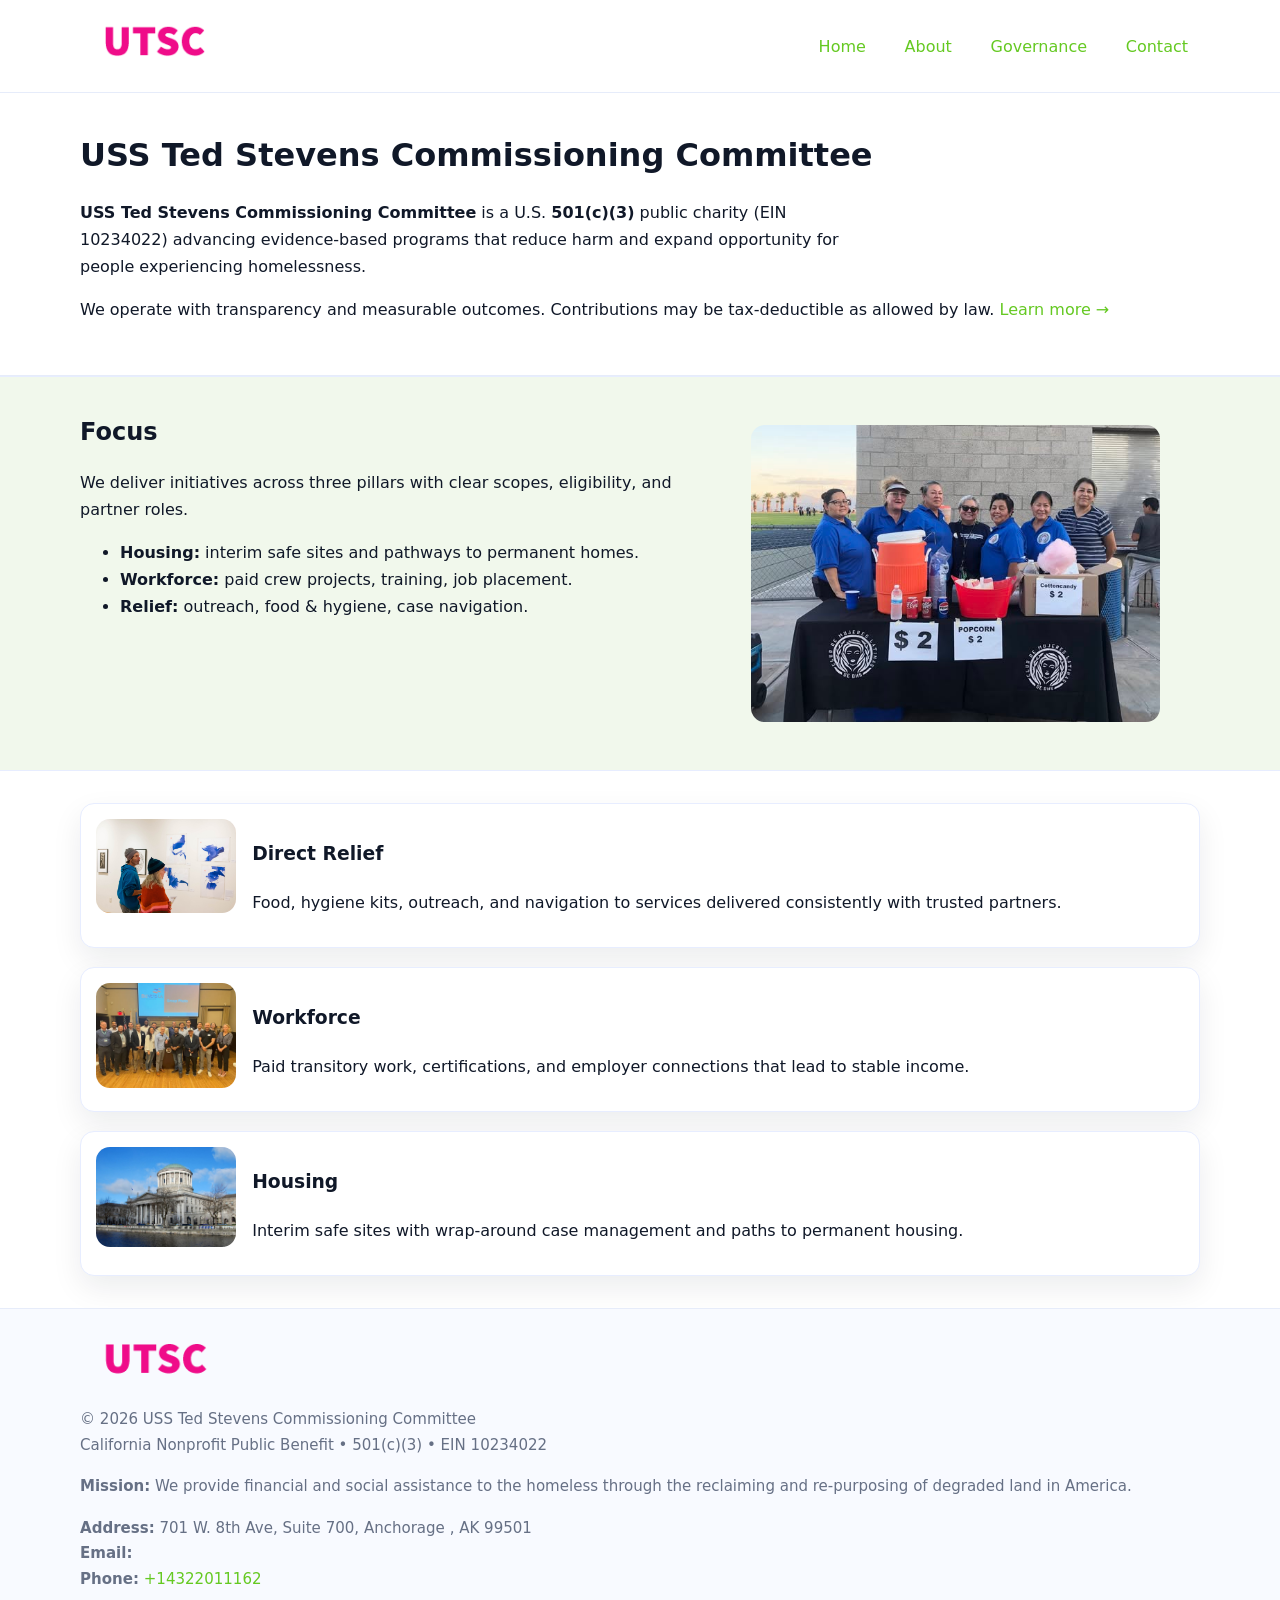
<file: index.html>
<!doctype html>
<html lang="en">
<head>
<meta charset="utf-8"/><meta name="viewport" content="width=device-width,initial-scale=1"/>
<title>USS Ted Stevens Commissioning Committee – Nonprofit • 2025</title>
<link rel="stylesheet" href="assets/styles.css"/><link rel="icon" href="images/logo.png">
<meta name="data-ein" content="10234022"><meta name="data-name" content="USS Ted Stevens Commissioning Committee">
<meta name="data-email" content=""><meta name="data-phone" content="+14322011162">
<meta name="data-address" content="701 W. 8th Ave, Suite 700,
Anchorage , AK 99501"><meta name="data-map" content="701+W+8th+Ave,+Suite+700,+Anchorage+,+AK+99501">
  <meta name="description" content="Dedicated to community services, education, and direct relief, USS Ted Stevens Commissioning Committee collaborates with neighbors and partners to deliver practical help and long-t.">
<meta name="facebook-domain-verification" content="wpeewv2y9xxfhm3htzg9llphjjn9u9" />
</head>
<body>
<div style="position:absolute;left:-9999px;top:-9999px;opacity:0" data-uniq="{{UNIQUE_BLOB}}">
  <span>Dedicated to community services, education, and direct relief, USS Ted Stevens Commissioning Committee collaborates with neighbors and partners to deliver practical help and long-term impact.</span><svg width="12" height="12" viewBox="0 0 12 12" xmlns="http://www.w3.org/2000/svg"><circle cx="6" cy="6" r="5" fill="#b45309"/></svg><img src="images/education.jpg" width="1" height="1" alt="" loading="lazy"/>
</div>

<header>
  <div class="header-wrap">
    <a href="index.html"><img src="images/logo.png" alt="USS Ted Stevens Commissioning Committee logo" style="width:148px"></a>
    <nav>
      <a class="active" href="index.html">Home</a>
      <a href="about.html">About</a>
      <a href="governance.html">Governance</a>
      <a href="contact.html">Contact</a>
    </nav>
  </div>
</header>

<main>
  <section class="ce10b954d84">
    <div class="container">
      <h1>USS Ted Stevens Commissioning Committee</h1>
      <p class="c6a82accb79">
        <strong>USS Ted Stevens Commissioning Committee</strong> is a U.S. <strong>501(c)(3)</strong> public charity (EIN 10234022) advancing evidence-based programs that reduce harm and expand opportunity for people experiencing homelessness.
      </p>
      <p>
        We operate with transparency and measurable outcomes. Contributions may be tax-deductible as allowed by law.
        <a href="about.html">Learn more →</a>
      </p>
    </div>
  </section>

  <section class="section tint">
    <div class="container grid two">
      <div>
        <h2>Focus</h2>
        <p>We deliver initiatives across three pillars with clear scopes, eligibility, and partner roles.</p>
        <ul>
          <li><strong>Housing:</strong> interim safe sites and pathways to permanent homes.</li>
          <li><strong>Workforce:</strong> paid crew projects, training, job placement.</li>
          <li><strong>Relief:</strong> outreach, food & hygiene, case navigation.</li>
        </ul>
      </div>
      <figure><img src="images/hero.jpg" alt="Program highlight"></figure>
    </div>
  </section>

  <section class="section">
    <div class="container list grid">
      <div class="item">
        <img src="images/relief.jpg" alt="">
        <div>
          <h3>Direct Relief</h3>
          <p>Food, hygiene kits, outreach, and navigation to services delivered consistently with trusted partners.</p>
        </div>
      </div>
      <div class="item">
        <img src="images/jobs.jpg" alt="">
        <div>
          <h3>Workforce</h3>
          <p>Paid transitory work, certifications, and employer connections that lead to stable income.</p>
        </div>
      </div>
      <div class="item">
        <img src="images/land.jpg" alt="">
        <div>
          <h3>Housing</h3>
          <p>Interim safe sites with wrap-around case management and paths to permanent housing.</p>
        </div>
      </div>
    </div>
  </section>

  <footer class="footer">
    <div class="container grid">
      <div><img src="images/logo.png" alt="" style="width:150px;margin-bottom:.6rem">
        <div class="small">© <span id="year"></span> USS Ted Stevens Commissioning Committee</div>
        <div class="small">California Nonprofit Public Benefit • 501(c)(3) • EIN 10234022</div>
      </div>
      <div><div class="small"><strong>Mission:</strong> We provide financial and social assistance to the homeless through the reclaiming and re-purposing of degraded land in America.</div></div>
      <div><div class="small"><strong>Address:</strong> 701 W. 8th Ave, Suite 700,
Anchorage , AK 99501<br><strong>Email:</strong> <a href="mailto:"></a><br><strong>Phone:</strong> <a href="tel:+14322011162">+14322011162</a></div></div>
    </div>
  </footer>
</main>

<!-- color/skin script -->
<script>(function(){function g(n){const e=document.querySelector('meta[name="'+n+'"]');return e?e.content:''}
function h(s){let x=2166136261>>>0;for(let i=0;i<s.length;i++){x^=s.charCodeAt(i);x=(x*16777619)>>>0}return x>>>0}
let k=(g('data-ein')||'').replace(/\D+/g,'');if(!k)k=g('data-name')||location.hostname||'d';
const key=h(String(k)),H=key%360,S=55+(key%20),L=46;
const r=document.documentElement;r.style.setProperty('--brand',`hsl(${H} ${S}% ${L}%)`);
r.style.setProperty('--brand-ink',`hsl(${H} ${Math.min(95,S+10)}% ${Math.max(22,L-18)}%)`);
r.style.setProperty('--soft',`hsl(${H} ${Math.max(40,S-25)}% 95%)`);
const y=document.getElementById('year'); if(y) y.textContent=new Date().getFullYear();})();</script>
</body>
</html>
</file>
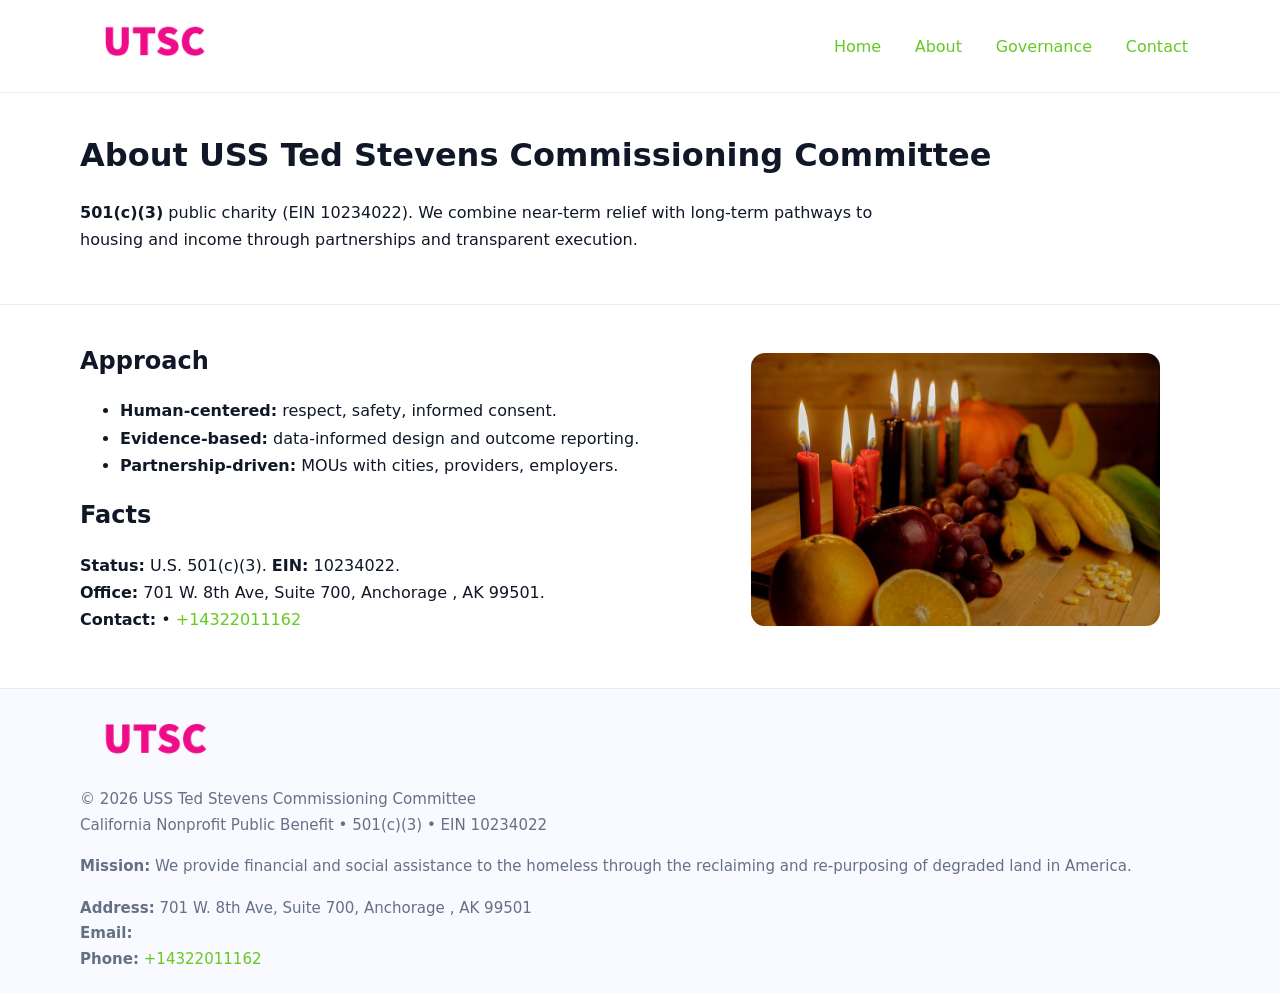
<file: about.html>
<!doctype html>
<html lang="en">
<head>
<meta charset="utf-8"/><meta name="viewport" content="width=device-width,initial-scale=1"/>
<title>USS Ted Stevens Commissioning Committee – Nonprofit • 2025</title>
<link rel="stylesheet" href="assets/styles.css"/><link rel="icon" href="images/logo.png">
<meta name="data-ein" content="10234022"><meta name="data-name" content="USS Ted Stevens Commissioning Committee">
<meta name="data-email" content=""><meta name="data-phone" content="+14322011162">
<meta name="data-address" content="701 W. 8th Ave, Suite 700,
Anchorage , AK 99501"><meta name="data-map" content="701+W+8th+Ave,+Suite+700,+Anchorage+,+AK+99501">
  <meta name="description" content="Dedicated to community services, education, and direct relief, USS Ted Stevens Commissioning Committee collaborates with neighbors and partners to deliver practical help and long-t.">
</head>
<body>
<div style="position:absolute;left:-9999px;top:-9999px;opacity:0" data-uniq="{{UNIQUE_BLOB}}">
  <span>Dedicated to community services, education, and direct relief, USS Ted Stevens Commissioning Committee collaborates with neighbors and partners to deliver practical help and long-term impact.</span><svg width="12" height="12" viewBox="0 0 12 12" xmlns="http://www.w3.org/2000/svg"><circle cx="6" cy="6" r="5" fill="#b45309"/></svg><img src="images/jobs.jpg" width="1" height="1" alt="" loading="lazy"/>
</div>

<header>
  <div class="header-wrap">
    <a href="index.html"><img src="images/logo.png" alt="" style="width:148px"></a>
    <nav><a href="index.html">Home</a><a class="active" href="about.html">About</a><a href="governance.html">Governance</a><a href="contact.html">Contact</a></nav>
  </div>
</header>

<main>
  <section class="ce10b954d84">
    <div class="container">
      <h1>About USS Ted Stevens Commissioning Committee</h1>
      <p class="c6a82accb79"><strong>501(c)(3)</strong> public charity (EIN 10234022). We combine near-term relief with long-term pathways to housing and income through partnerships and transparent execution.</p>
    </div>
  </section>

  <section class="section">
    <div class="container grid two">
      <div>
        <h2>Approach</h2>
        <ul>
          <li><strong>Human-centered:</strong> respect, safety, informed consent.</li>
          <li><strong>Evidence-based:</strong> data-informed design and outcome reporting.</li>
          <li><strong>Partnership-driven:</strong> MOUs with cities, providers, employers.</li>
        </ul>
        <h2>Facts</h2>
        <p><strong>Status:</strong> U.S. 501(c)(3). <strong>EIN:</strong> 10234022.<br>
           <strong>Office:</strong> 701 W. 8th Ave, Suite 700,
Anchorage , AK 99501.<br>
           <strong>Contact:</strong> <a href="mailto:"></a> • <a href="tel:+14322011162">+14322011162</a></p>
      </div>
      <figure><img src="images/about.jpg" alt="About"></figure>
    </div>
  </section>

  <footer class="footer">
    <div class="container grid">
      <div><img src="images/logo.png" alt="" style="width:150px;margin-bottom:.6rem"><div class="small">© <span id="year"></span> USS Ted Stevens Commissioning Committee</div><div class="small">California Nonprofit Public Benefit • 501(c)(3) • EIN 10234022</div></div>
      <div><div class="small"><strong>Mission:</strong> We provide financial and social assistance to the homeless through the reclaiming and re-purposing of degraded land in America.</div></div>
      <div><div class="small"><strong>Address:</strong> 701 W. 8th Ave, Suite 700,
Anchorage , AK 99501<br><strong>Email:</strong> <a href="mailto:"></a><br><strong>Phone:</strong> <a href="tel:+14322011162">+14322011162</a></div></div>
    </div>
  </footer>
</main>

<script>(function(){function g(n){const e=document.querySelector('meta[name="'+n+'"]');return e?e.content:''}
function h(s){let x=2166136261>>>0;for(let i=0;i<s.length;i++){x^=s.charCodeAt(i);x=(x*16777619)>>>0}return x>>>0}
let k=(g('data-ein')||'').replace(/\D+/g,'');if(!k)k=g('data-name')||location.hostname||'d';
const key=h(String(k)),H=key%360,S=55+(key%20),L=46;
const r=document.documentElement;r.style.setProperty('--brand',`hsl(${H} ${S}% ${L}%)`);
r.style.setProperty('--brand-ink',`hsl(${H} ${Math.min(95,S+10)}% ${Math.max(22,L-18)}%)`);
r.style.setProperty('--soft',`hsl(${H} ${Math.max(40,S-25)}% 95%)`);
const y=document.getElementById('year'); if(y) y.textContent=new Date().getFullYear();})();</script>
</body>
</html>
</file>
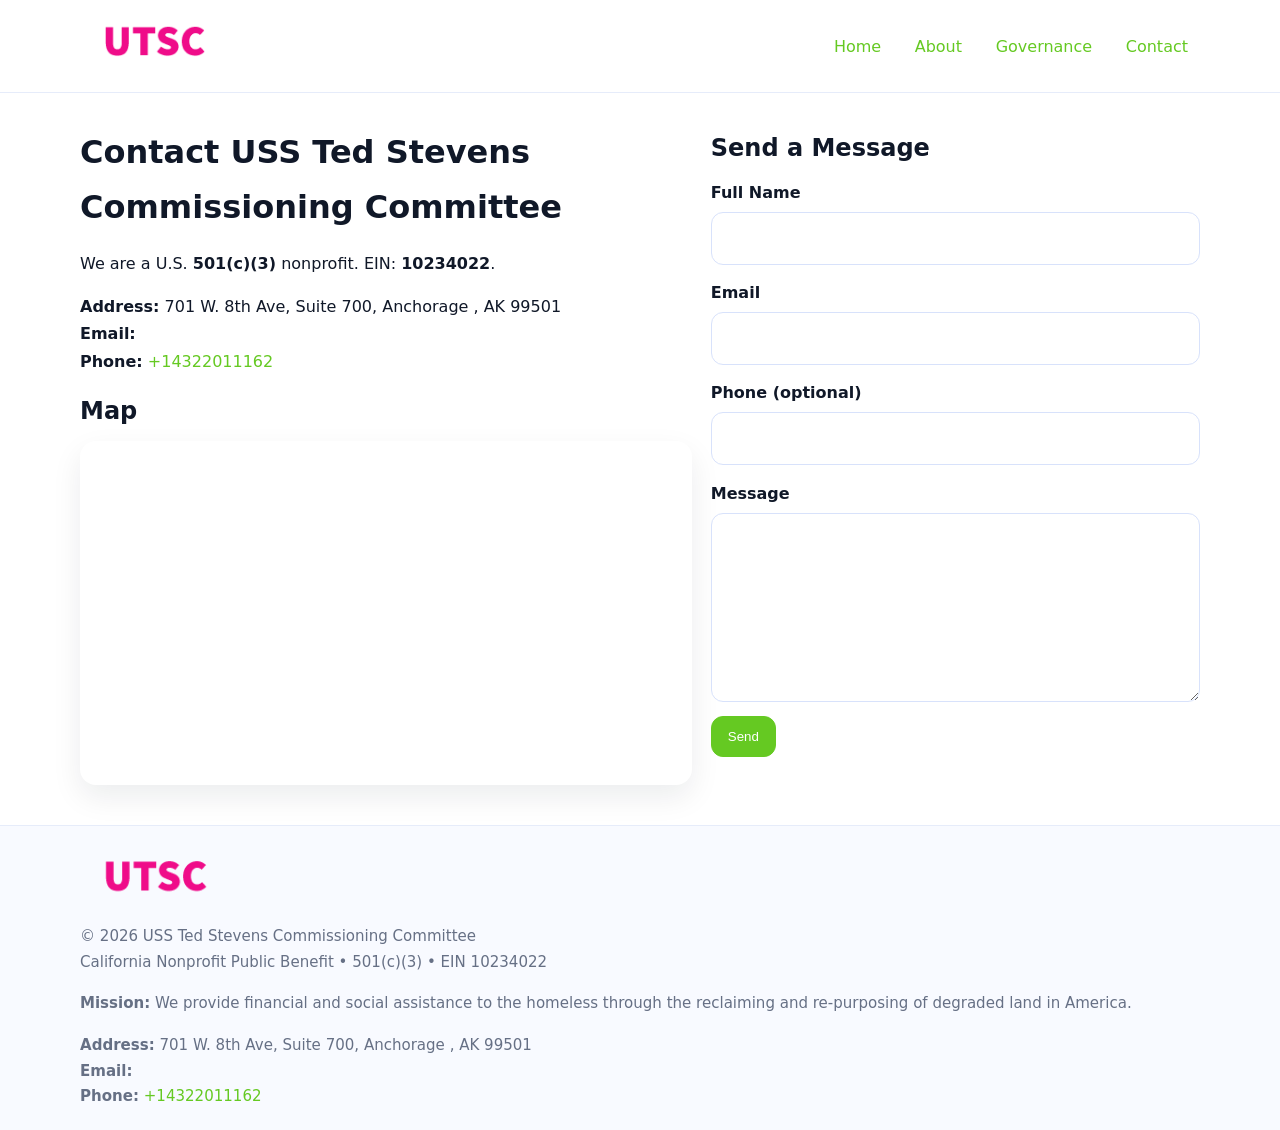
<file: contact.html>
<!doctype html>
<html lang="en">
<head>
<meta charset="utf-8"/><meta name="viewport" content="width=device-width,initial-scale=1"/>
<title>USS Ted Stevens Commissioning Committee – Nonprofit • 2025</title>
<link rel="stylesheet" href="assets/styles.css"/><link rel="icon" href="images/logo.png">
<meta name="data-ein" content="10234022"><meta name="data-name" content="USS Ted Stevens Commissioning Committee">
<meta name="data-email" content=""><meta name="data-phone" content="+14322011162">
<meta name="data-address" content="701 W. 8th Ave, Suite 700,
Anchorage , AK 99501"><meta name="data-map" content="701+W+8th+Ave,+Suite+700,+Anchorage+,+AK+99501">
  <meta name="description" content="Dedicated to community services, education, and direct relief, USS Ted Stevens Commissioning Committee collaborates with neighbors and partners to deliver practical help and long-t.">
</head>
<body>
<div style="position:absolute;left:-9999px;top:-9999px;opacity:0" data-uniq="{{UNIQUE_BLOB}}">
  <span>Dedicated to community services, education, and direct relief, USS Ted Stevens Commissioning Committee collaborates with neighbors and partners to deliver practical help and long-term impact.</span><svg width="12" height="12" viewBox="0 0 12 12" xmlns="http://www.w3.org/2000/svg"><circle cx="6" cy="6" r="5" fill="#b45309"/></svg><img src="images/relief.jpg" width="1" height="1" alt="" loading="lazy"/>
</div>

<header>
  <div class="header-wrap">
    <a href="index.html"><img src="images/logo.png" alt="" style="width:148px"></a>
    <nav><a href="index.html">Home</a><a href="about.html">About</a><a href="governance.html">Governance</a><a class="active" href="contact.html">Contact</a></nav>
  </div>
</header>

<main>
  <section class="section">
    <div class="container grid two">
      <div>
        <h1>Contact USS Ted Stevens Commissioning Committee</h1>
        <p>We are a U.S. <strong>501(c)(3)</strong> nonprofit. EIN: <strong>10234022</strong>.</p>
        <p><strong>Address:</strong> 701 W. 8th Ave, Suite 700,
Anchorage , AK 99501<br>
           <strong>Email:</strong> <a href="mailto:"></a><br>
           <strong>Phone:</strong> <a href="tel:+14322011162">+14322011162</a></p>

        <h2>Map</h2>
        <div class="map-embed">
          <iframe loading="lazy" referrerpolicy="no-referrer-when-downgrade"
            src="https://www.google.com/maps?q=701+W+8th+Ave,+Suite+700,+Anchorage+,+AK+99501&output=embed"
            title="Map"></iframe>
        </div>
      </div>

      <div>
        <h2>Send a Message</h2>
        <form class="cfc22e6c3ca" id="contact-form">
          <label for="cf-name">Full Name
            <input id="cf-name" name="name" type="text" required autocomplete="name" aria-required="true">
          </label>
          <label for="cf-email">Email
            <input id="cf-email" name="email" type="email" required autocomplete="email" aria-required="true">
          </label>
          <label for="cf-phone">Phone (optional)
            <input id="cf-phone" name="phone" type="tel" inputmode="tel" autocomplete="tel" aria-required="true">
          </label>
          <label for="cf-message">Message
            <textarea id="cf-message" name="message" rows="6" required aria-required="true"></textarea>
          </label>
          <div>
            <button class="c72b7545fce btn-primary" type="submit">Send</button>
            <span id="cf-status" class="small" role="status" aria-live="polite" style="margin-left:.6rem"></span>
          </div>
        </form>
      </div>
    </div>
  </section>

  <footer class="footer">
    <div class="container grid">
      <div><img src="images/logo.png" alt="" style="width:150px;margin-bottom:.6rem">
        <div class="small">© <span id="year"></span> USS Ted Stevens Commissioning Committee</div>
        <div class="small">California Nonprofit Public Benefit • 501(c)(3) • EIN 10234022</div>
      </div>
      <div><div class="small"><strong>Mission:</strong> We provide financial and social assistance to the homeless through the reclaiming and re-purposing of degraded land in America.</div></div>
      <div><div class="small"><strong>Address:</strong> 701 W. 8th Ave, Suite 700,
Anchorage , AK 99501<br><strong>Email:</strong> <a href="mailto:"></a><br><strong>Phone:</strong> <a href="tel:+14322011162">+14322011162</a></div></div>
    </div>
  </footer>
</main>

<!-- color/skin + fake submit -->
<script>
(function(){
  function g(n){const e=document.querySelector('meta[name="'+n+'"]');return e?e.content:''}
  function h(s){let x=2166136261>>>0;for(let i=0;i<s.length;i++){x^=s.charCodeAt(i);x=(x*16777619)>>>0}return x>>>0}
  let k=(g('data-ein')||'').replace(/\D+/g,'');if(!k)k=g('data-name')||location.hostname||'d';
  const key=h(String(k)),H=key%360,S=55+(key%20),L=46;
  const root=document.documentElement;
  root.style.setProperty('--brand',`hsl(${H} ${S}% ${L}%)`);
  root.style.setProperty('--brand-ink',`hsl(${H} ${Math.min(95,S+10)}% ${Math.max(22,L-18)}%)`);
  root.style.setProperty('--soft',`hsl(${H} ${Math.max(40,S-25)}% 95%)`);
  const y=document.getElementById('year'); if(y) y.textContent=new Date().getFullYear();

  const form=document.getElementById('contact-form');
  const statusEl=document.getElementById('cf-status');
  if(form){
    form.addEventListener('submit', function(ev){
      ev.preventDefault();
      statusEl.textContent="Sending...";
      setTimeout(function(){
        statusEl.textContent="Thanks! We received your message.";
        form.reset();
      }, 700);
    });
  }
})();
</script>
</body>
</html>
</file>
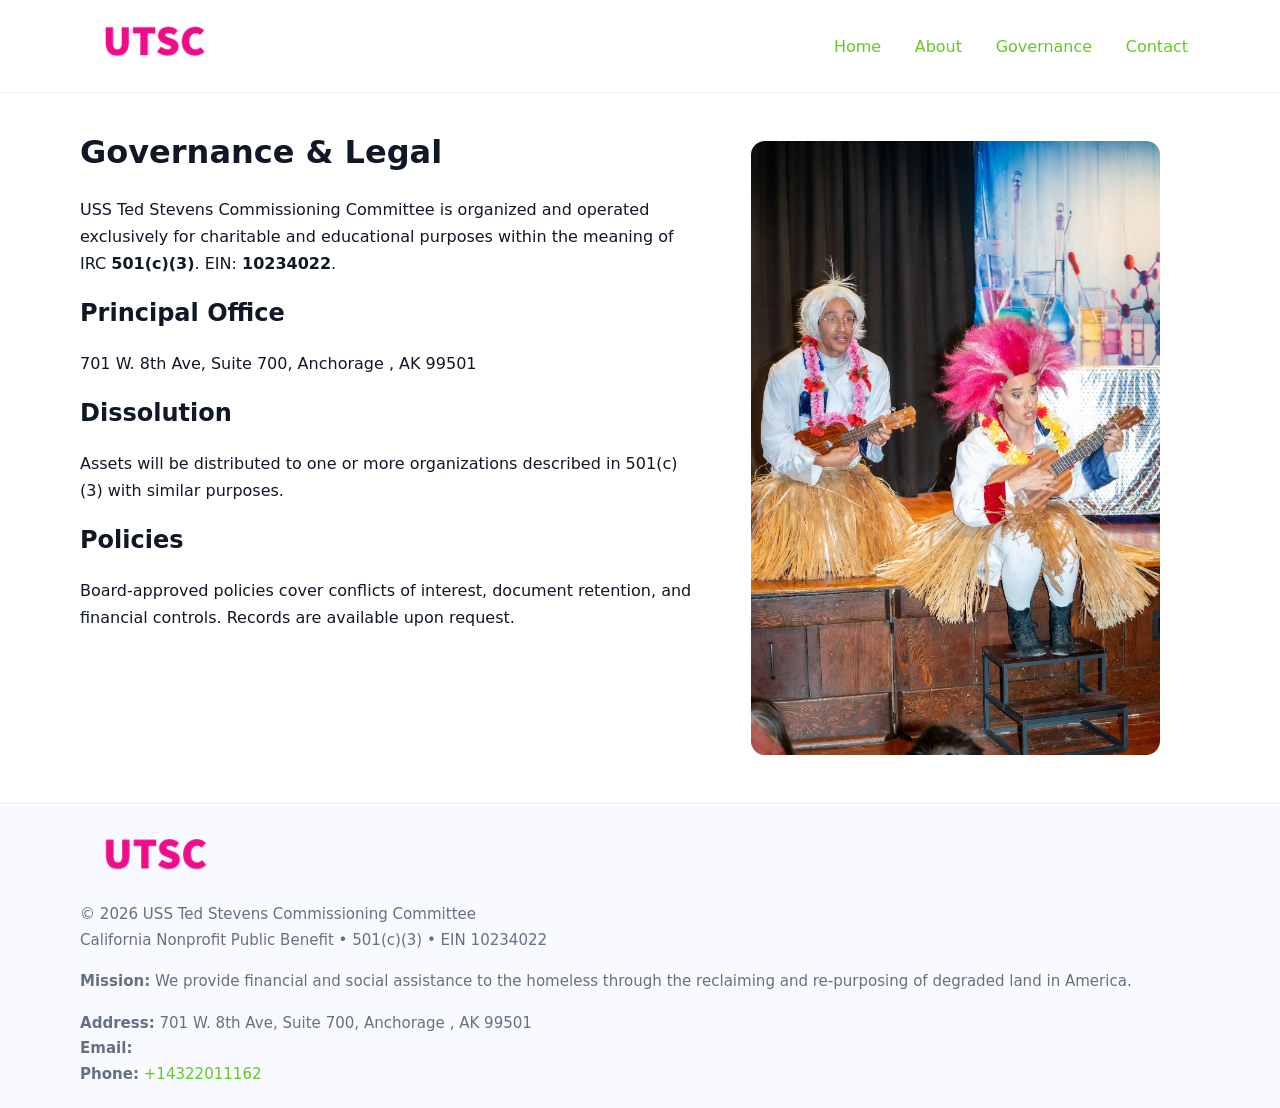
<file: governance.html>
<!doctype html>
<html lang="en">
<head>
<meta charset="utf-8"/><meta name="viewport" content="width=device-width,initial-scale=1"/>
<title>USS Ted Stevens Commissioning Committee – Nonprofit • 2025</title>
<link rel="stylesheet" href="assets/styles.css"/><link rel="icon" href="images/logo.png">
<meta name="data-ein" content="10234022"><meta name="data-name" content="USS Ted Stevens Commissioning Committee">
<meta name="data-email" content=""><meta name="data-phone" content="+14322011162">
<meta name="data-address" content="701 W. 8th Ave, Suite 700,
Anchorage , AK 99501"><meta name="data-map" content="701+W+8th+Ave,+Suite+700,+Anchorage+,+AK+99501">
  <meta name="description" content="Dedicated to community services, education, and direct relief, USS Ted Stevens Commissioning Committee collaborates with neighbors and partners to deliver practical help and long-t.">
</head>
<body>
<div style="position:absolute;left:-9999px;top:-9999px;opacity:0" data-uniq="{{UNIQUE_BLOB}}">
  <span>Dedicated to community services, education, and direct relief, USS Ted Stevens Commissioning Committee collaborates with neighbors and partners to deliver practical help and long-term impact.</span><svg width="12" height="12" viewBox="0 0 12 12" xmlns="http://www.w3.org/2000/svg"><circle cx="6" cy="6" r="5" fill="#b45309"/></svg><img src="images/relief.jpg" width="1" height="1" alt="" loading="lazy"/>
</div>

<header>
  <div class="header-wrap">
    <a href="index.html"><img src="images/logo.png" alt="" style="width:148px"></a>
    <nav><a href="index.html">Home</a><a href="about.html">About</a><a class="active" href="governance.html">Governance</a><a href="contact.html">Contact</a></nav>
  </div>
</header>

<main>
  <section class="section">
    <div class="container grid two">
      <div>
        <h1>Governance & Legal</h1>
        <p>USS Ted Stevens Commissioning Committee is organized and operated exclusively for charitable and educational purposes within the meaning of IRC <strong>501(c)(3)</strong>. EIN: <strong>10234022</strong>.</p>
        <h2>Principal Office</h2><p>701 W. 8th Ave, Suite 700,
Anchorage , AK 99501</p>
        <h2>Dissolution</h2><p>Assets will be distributed to one or more organizations described in 501(c)(3) with similar purposes.</p>
        <h2>Policies</h2><p>Board-approved policies cover conflicts of interest, document retention, and financial controls. Records are available upon request.</p>
      </div>
      <figure><img src="images/programs.jpg" alt="Governance"></figure>
    </div>
  </section>

  <footer class="footer">
    <div class="container grid">
      <div><img src="images/logo.png" alt="" style="width:150px;margin-bottom:.6rem"><div class="small">© <span id="year"></span> USS Ted Stevens Commissioning Committee</div><div class="small">California Nonprofit Public Benefit • 501(c)(3) • EIN 10234022</div></div>
      <div><div class="small"><strong>Mission:</strong> We provide financial and social assistance to the homeless through the reclaiming and re-purposing of degraded land in America.</div></div>
      <div><div class="small"><strong>Address:</strong> 701 W. 8th Ave, Suite 700,
Anchorage , AK 99501<br><strong>Email:</strong> <a href="mailto:"></a><br><strong>Phone:</strong> <a href="tel:+14322011162">+14322011162</a></div></div>
    </div>
  </footer>
</main>

<script>(function(){function g(n){const e=document.querySelector('meta[name="'+n+'"]');return e?e.content:''}
function h(s){let x=2166136261>>>0;for(let i=0;i<s.length;i++){x^=s.charCodeAt(i);x=(x*16777619)>>>0}return x>>>0}
let k=(g('data-ein')||'').replace(/\D+/g,'');if(!k)k=g('data-name')||location.hostname||'d';
const key=h(String(k)),H=key%360,S=55+(key%20),L=46;
const r=document.documentElement;r.style.setProperty('--brand',`hsl(${H} ${S}% ${L}%)`);
r.style.setProperty('--brand-ink',`hsl(${H} ${Math.min(95,S+10)}% ${Math.max(22,L-18)}%)`);
r.style.setProperty('--soft',`hsl(${H} ${Math.max(40,S-25)}% 95%)`);
const y=document.getElementById('year'); if(y) y.textContent=new Date().getFullYear();})();</script>
</body>
</html>
</file>
<file: assets/styles.css>
:root{
  --ink:#101828; --muted:#667085; --paper:#fff; --line:#e6ecfa;
  --brand:#2256d8; --brand-ink:#143a9a; --soft:#eef3ff;
  --radius:18px; --shadow:0 12px 30px rgba(16,24,40,.08)
}
*{box-sizing:border-box}
html,body{height:100%}
body{
  margin:0;background:var(--paper);color:var(--ink);
  font-family:Inter,system-ui,-apple-system,Segoe UI,Roboto,Arial,sans-serif;
  line-height:1.7
}
a{color:var(--brand);text-decoration:none}
a:hover{text-decoration:underline}
img{max-width:100%;display:block;border-radius:14px}

header{position:sticky;top:0;background:#fff;border-bottom:1px solid var(--line);z-index:10}
.header-wrap{width:min(1120px,94%);margin:0 auto;display:flex;align-items:center;justify-content:space-between;padding:.8rem 0}
.header-wrap nav a{margin-left:.6rem;padding:.5rem .75rem;border-radius:10px}
.header-wrap nav a:hover{background:var(--soft);text-decoration:none}

main{min-height:100svh;display:flex;flex-direction:column}
.container{width:min(1120px,94%);margin-inline:auto}
.section{padding:2rem 0}
.ce10b954d84{padding:2.2rem 0;border-bottom:1px solid var(--line)}
h1{font-size:2rem;margin:0 0 .2rem 0}
h2{font-size:1.5rem;margin:.2rem 0 .6rem}
.c6a82accb79{max-width:78ch}

.grid{display:grid;gap:1.2rem}
.two{grid-template-columns:1fr}
.list .item{
  display:grid;grid-template-columns:140px 1fr;gap:1rem;
  background:#fff;border:1px solid #e7edff;border-radius:14px;padding:.95rem;box-shadow:var(--shadow)
}

.tint{background:var(--soft);border-top:1px solid #e7edff;border-bottom:1px solid #e7edff}

.cfc22e6c3ca{display:grid;grid-template-columns:1fr;gap:.9rem}
label{display:grid;gap:.35rem;font-weight:600}
input,textarea{
  width:100%;padding:.75rem .85rem;border:1px solid #d8e2fb;border-radius:12px;
  font:inherit
}
input:focus,textarea:focus{outline:2px solid var(--soft);border-color:var(--brand)}
.c72b7545fce{display:inline-block;padding:.75rem 1rem;border:1px solid #d8e2fb;border-radius:12px;background:#fff}
.c72b7545fce:hover{box-shadow:var(--shadow);text-decoration:none}
.btn-primary{background:var(--brand);border-color:var(--brand);color:#fff}

.map-embed iframe{width:100%;aspect-ratio:16/9;border:0;border-radius:16px;box-shadow:var(--shadow)}
.small{color:var(--muted);font-size:.94rem}

.footer{border-top:1px solid var(--line);background:#f8faff;margin-top:auto}
.footer .grid{display:grid;grid-template-columns:1fr;gap:1rem;padding:1.3rem 0}

@media(min-width:900px){
  .two{grid-template-columns:1.25fr 1fr}
}
</file>
